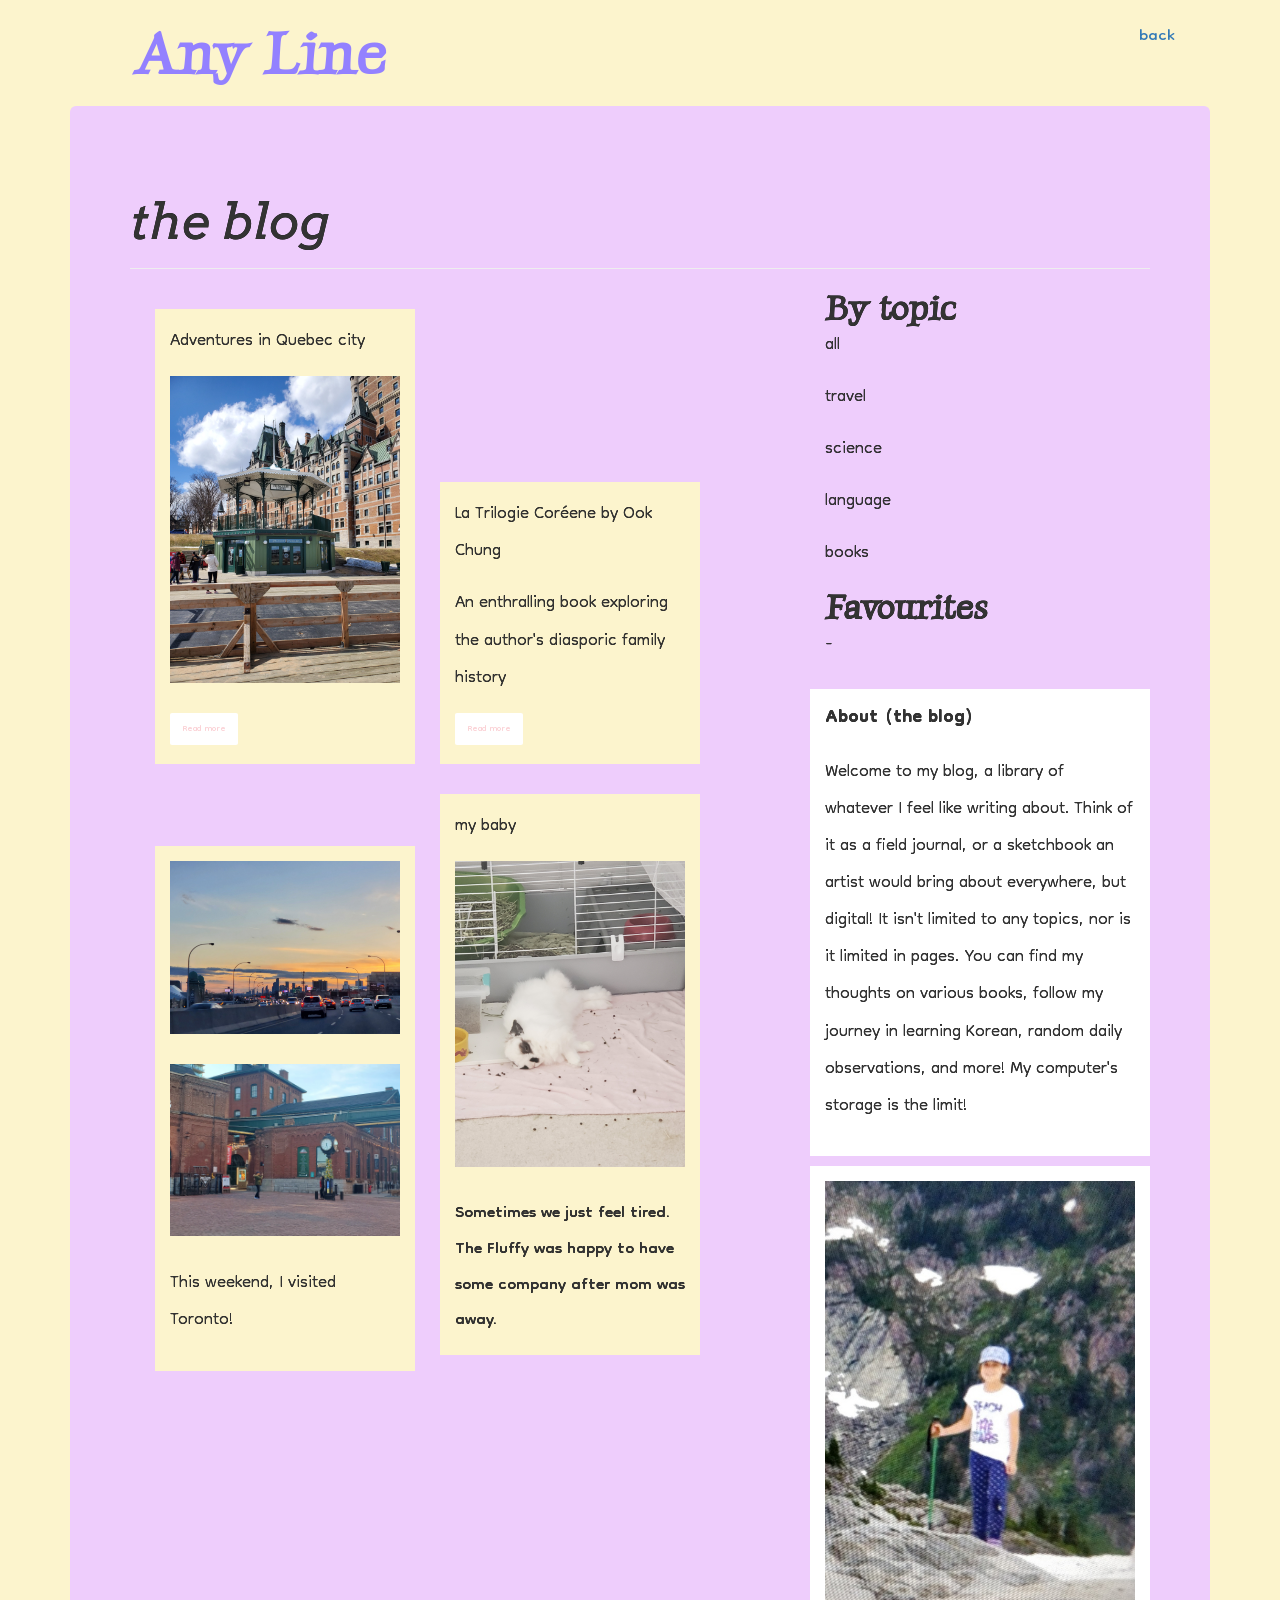
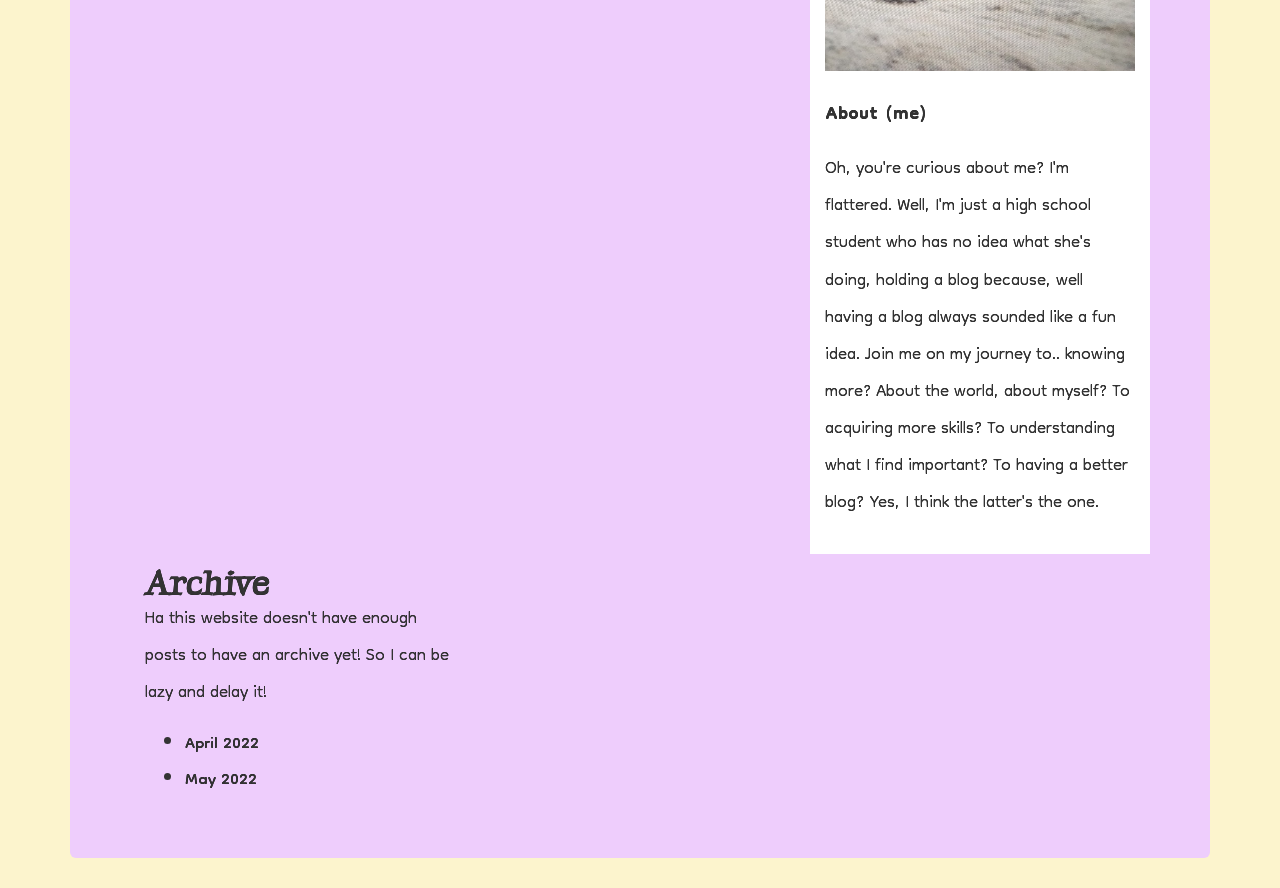
<file: blog.html>
<!DOCTYPE html>
<html lang="en" dir="ltr">
<head>
    <meta charset="utf-8">
    <title>blog</title>
    <style>
    </style>

    <link rel="preconnect" href="https://fonts.googleapis.com">
    <link rel="preconnect" href="https://fonts.gstatic.com" crossorigin>
    <link rel="preconnect" href="https://fonts.googleapis.com">
    <link rel="preconnect" href="https://fonts.gstatic.com" crossorigin>
    <link href="https://fonts.googleapis.com/css2?family=Dongle&family=Luxurious+Roman&display=swap" rel="stylesheet">
    <link href="https://fonts.googleapis.com/css2?family=Send+Flowers&display=swap" rel="stylesheet">
    <link rel="stylesheet" href="https://maxcdn.bootstrapcdn.com/bootstrap/3.4.1/css/bootstrap.min.css">
    <link rel="preconnect" href="https://fonts.googleapis.com">
    <link rel="preconnect" href="https://fonts.gstatic.com" crossorigin>
    <link rel="preconnect" href="https://fonts.googleapis.com">
    <link rel="preconnect" href="https://fonts.gstatic.com" crossorigin>

    <link href="style.css" type="text/css" rel="stylesheet">
    <link rel="preconnect" href="https://fonts.googleapis.com">
    <link rel="preconnect" href="https://fonts.gstatic.com" crossorigin>
    <link href="https://fonts.googleapis.com/css2?family=Arvo&display=swap" rel="stylesheet">

</head>
  <body>
  <header class="container">

      <h1 class="col-sm-4" style="color:#9381FF">Any Line</h1>
      <nav class="col-sm-8 text-right">
        <p> <a href="index.html">back</a></p>

   </nav>
 
  </header>

<div class="container">
  <section class="jumbotron" >
    <div class="page-header" id="font">
    <h1><i>the blog</i></h1>
  </div>
    <div class="container">
        <div class="row">
            <row>
            <div class="col-sm-8">
                <div id="diaries">
                    <div class="post">
                        <p>Adventures in Quebec city</p>
                        <img src="images/quebec2.jpg" />
                        
                   
                        <a class="btn btn-primary" href="quebec.html" role="button">Read more</a>
                    </div>

                    <div class="post">
                        <p>La Trilogie Coréene by Ook Chung</p>


                        <p>An enthralling book exploring the author's diasporic family history</p>
                        <a class="btn btn-primary" href="trilogie.html" role="button">Read more</a>
                    </div>

                    <div class="post">

                        <img src="images/toronto.jpg" />
                        <img src="images/distillery.jpg" />
                        <p>This weekend, I visited Toronto!</p>
                       
                    </div>

                    <div class="post">
                        <p> my baby</p>
                        <img src="images/fluffy1.jpg" />
                        Sometimes we just feel tired. The Fluffy was happy to have some company after mom was away.
                    </div>

                </div>
                </div>
            
                <div class="col-sm-4">

                    <h2>By topic</h2>
                    <p>all</p>

                    <p>travel</p>

                    


                    <p>science</p>

                  


                    <p>language</p>

                    <p>books</p>
                

               
                    <h2>Favourites</h2>
                    <p>- </p>
                   
                </div>

                <div class="col-sm-4" style="background-color:white; border: 15px; padding:15px;margin-top: 10px ">

                    <h3> <b> About (the blog) </b> </h3>
                    <p>
                        Welcome to my blog, a library of whatever I feel like writing about. Think of it as a field journal, or a sketchbook an artist
                        would bring about everywhere, but digital! It isn't limited to any topics, nor is it limited in pages. You can find my thoughts on various books,
                        follow my journey in learning Korean, random daily observations, and more! My computer's storage is the limit!
                    </p>

                </div>
            
            <div class="col-sm-4" style="background-color:white; border: 15px; padding:15px;margin-top: 10px ">
                <img src="images/miniangel.jpg">
                <h3> <b> About (me) </b> </h3>
                <p>
                    Oh, you're curious about me? I'm flattered. Well, I'm just a high school student who has no idea what she's doing, holding a blog because, well having a blog always
                    sounded like a fun idea. Join me on my journey to.. knowing more? About the world, about myself? To acquiring more skills? To understanding what I find important? To having a better blog? Yes, I think the latter's the one.

                </p>
            </div>
            <div class="col-sm-4" style="margin-top: 10px">
                <h2> Archive</h2>
                <p>Ha this website doesn't have enough posts to have an archive yet! So I can be lazy and delay it!</p>
                <ul>
                    <li>April 2022</li>
                    <li>May 2022</li>
                </ul>
            </div>
      
        
</row>
        </div>
      </div>
</section>
</div>
</body>

</html>
</file>
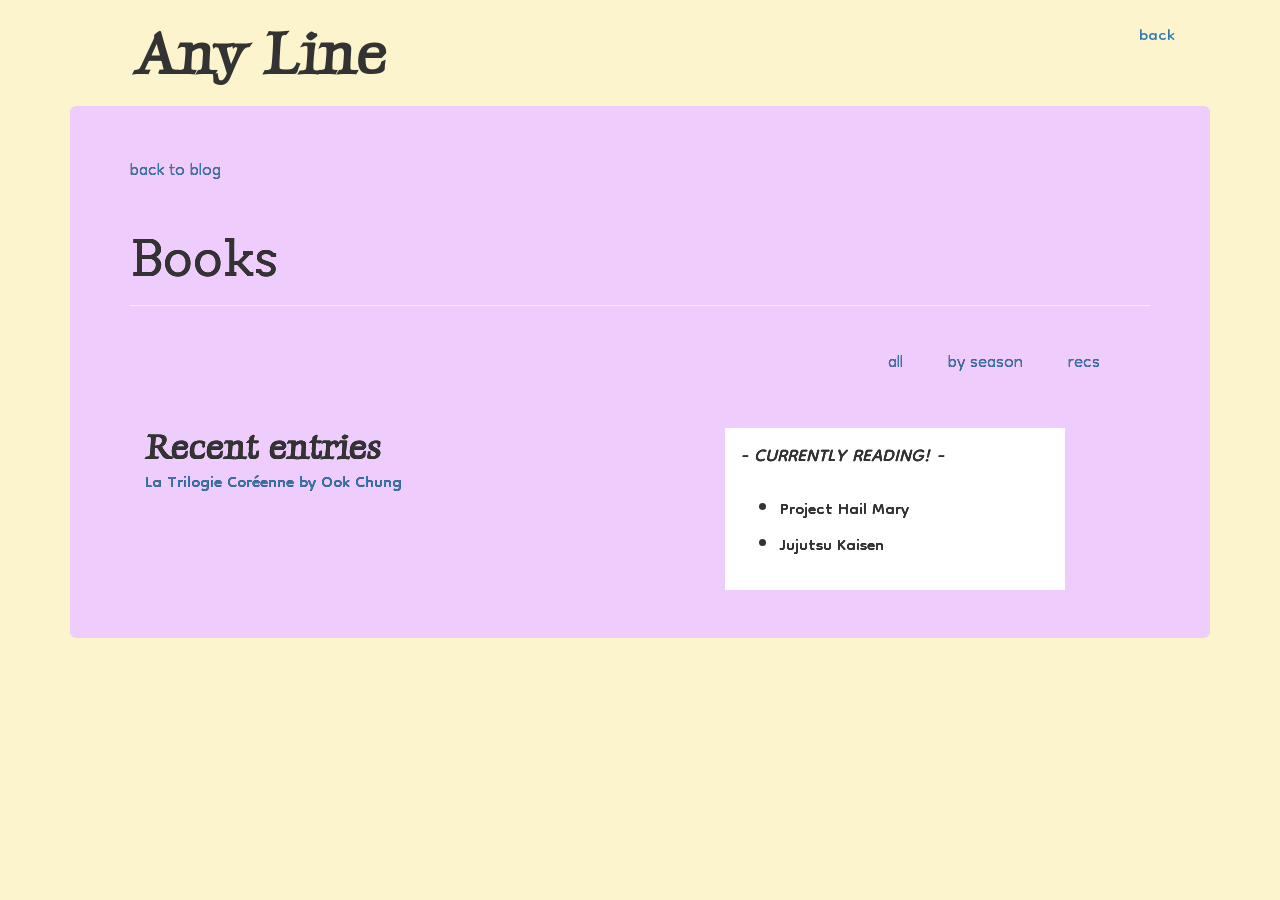
<file: books.html>
<!DOCTYPE html>
<html lang="en" dir="ltr">
  <head>
    <meta charset="utf-8">
    <title>books</title>
    <style>

    </style>

    <link rel="preconnect" href="https://fonts.googleapis.com">
<link rel="preconnect" href="https://fonts.gstatic.com" crossorigin>
<link rel="preconnect" href="https://fonts.googleapis.com">
<link rel="preconnect" href="https://fonts.gstatic.com" crossorigin>
<link href="https://fonts.googleapis.com/css2?family=Dongle&family=Luxurious+Roman&display=swap" rel="stylesheet">
<link rel="stylesheet" href="https://maxcdn.bootstrapcdn.com/bootstrap/3.4.1/css/bootstrap.min.css">
<link rel="preconnect" href="https://fonts.googleapis.com">
<link rel="preconnect" href="https://fonts.gstatic.com" crossorigin>
<link href="https://fonts.googleapis.com/css2?family=Arvo&display=swap" rel="stylesheet">
  <link href="style.css" type="text/css" rel="stylesheet">
  </head>
  <body>
  <header class="container">

      <h1 class="col-sm-4">Any Line</h1>
      <nav class="col-sm-8 text-right">
        <p> <a href="index.html">back</a></p>

   </nav>

  </header>

<div class="container">
  <section class="jumbotron">
      <p><a href="blog.html">back to blog</a></p>
    <div class="page-header">
    <h1>Books</h1>
  </div>
    <div class="container">
      <div class="row">
  <div class="col-sm-12">
    <nav class="col-sm-12 text-align:center">
      <ul>
  <li>  <p><a href="blog.html">all</a></p></li>
      <li>  <p><a href="storycove.html">by season</a></p></li>
      <li>  <p><a href="l'atelier.html">recs</a></p></li>
      

</ul>



</nav>
  </div>
<div class="col-sm-7">

      <h2>Recent entries</h2>
      <a href="trilogie.html">La Trilogie Coréenne by Ook Chung</a>
      </div>

      <div class="container col-sm-4" style="background-color:white; border: 15px; padding:15px; ">
      <h3> <i> - CURRENTLY READING! - </i> </h3>
      <ul>
        <li> Project Hail Mary </li>
        <li> Jujutsu Kaisen </li>
        </ul>
        </div>
      </body>
</file>
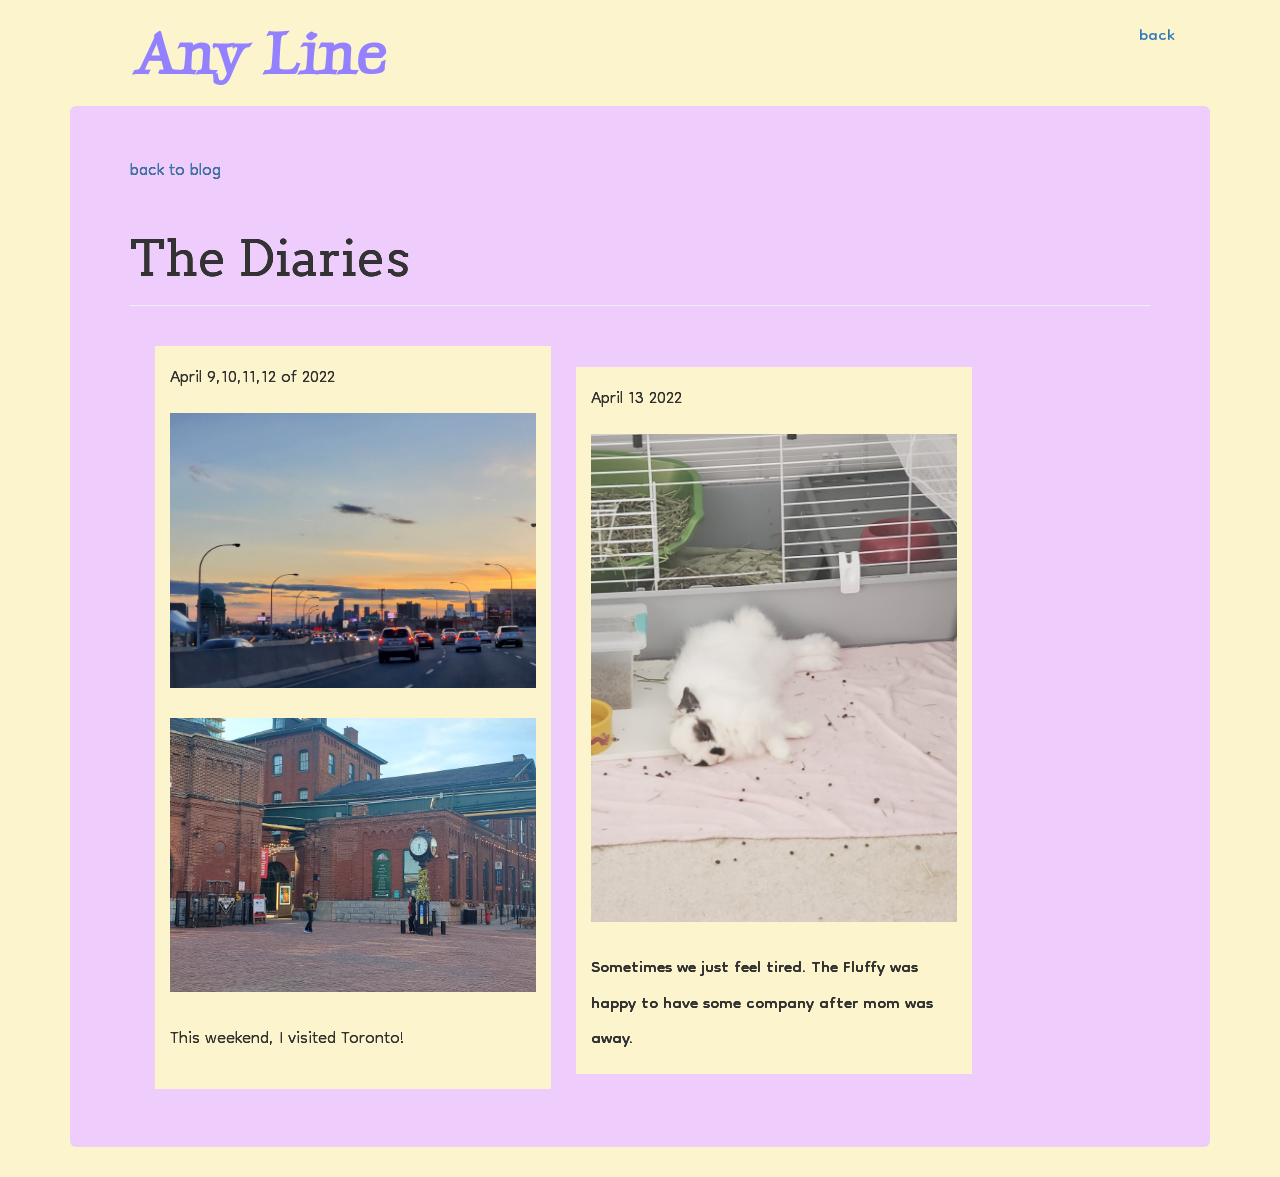
<file: diary.html>
<!DOCTYPE html>
<html lang="en" dir="ltr">
  <head>
    <meta charset="utf-8">
    <title>diary</title>
    <style>
body {background-color: #FFEEDD}
    </style>

    <link rel="preconnect" href="https://fonts.googleapis.com">
<link rel="preconnect" href="https://fonts.gstatic.com" crossorigin>
<link rel="preconnect" href="https://fonts.googleapis.com">
<link rel="preconnect" href="https://fonts.gstatic.com" crossorigin>
<link href="https://fonts.googleapis.com/css2?family=Dongle&family=Luxurious+Roman&display=swap" rel="stylesheet">
<link rel="stylesheet" href="https://maxcdn.bootstrapcdn.com/bootstrap/3.4.1/css/bootstrap.min.css">
<link rel="preconnect" href="https://fonts.googleapis.com">
<link rel="preconnect" href="https://fonts.gstatic.com" crossorigin>
<link rel="preconnect" href="https://fonts.googleapis.com">
<link rel="preconnect" href="https://fonts.gstatic.com" crossorigin>

  <link href="style.css" type="text/css" rel="stylesheet">

<link rel="preconnect" href="https://fonts.googleapis.com">
<link rel="preconnect" href="https://fonts.gstatic.com" crossorigin>
<link href="https://fonts.googleapis.com/css2?family=Arvo&display=swap" rel="stylesheet">

  </head>
  <body>
  <header class="container">

      <h1 class="col-sm-4" style="color:#9381FF">Any Line</h1>
      <nav class="col-sm-8 text-right">
        <p> <a href="index.html">back</a></p>

   </nav>
 </div>
  </header>

<div class="container">
  <section class="jumbotron" >
      <p><a href="blog.html">back to blog</a></p>
    <div class="page-header" id="font">
    <h1>The Diaries</h1>
  </div>
    <div class="container">
      <div class="row">
  <div class="col-sm-12">
      

      <div class="post">
          <p>April 9,10,11,12 of 2022</p>
          <img src="../images/toronto.jpg" />
          <img src="../images/distillery.jpg" />
          <p>This weekend, I visited Toronto!</p>
      </div>
    
      <div class="post">
          <p> April 13 2022</p>
          <img src="../images/fluffy1.jpg" />
          Sometimes we just feel tired. The Fluffy was happy to have some company after mom was away.
      </div>
          
  </div>

    </body>
</file>
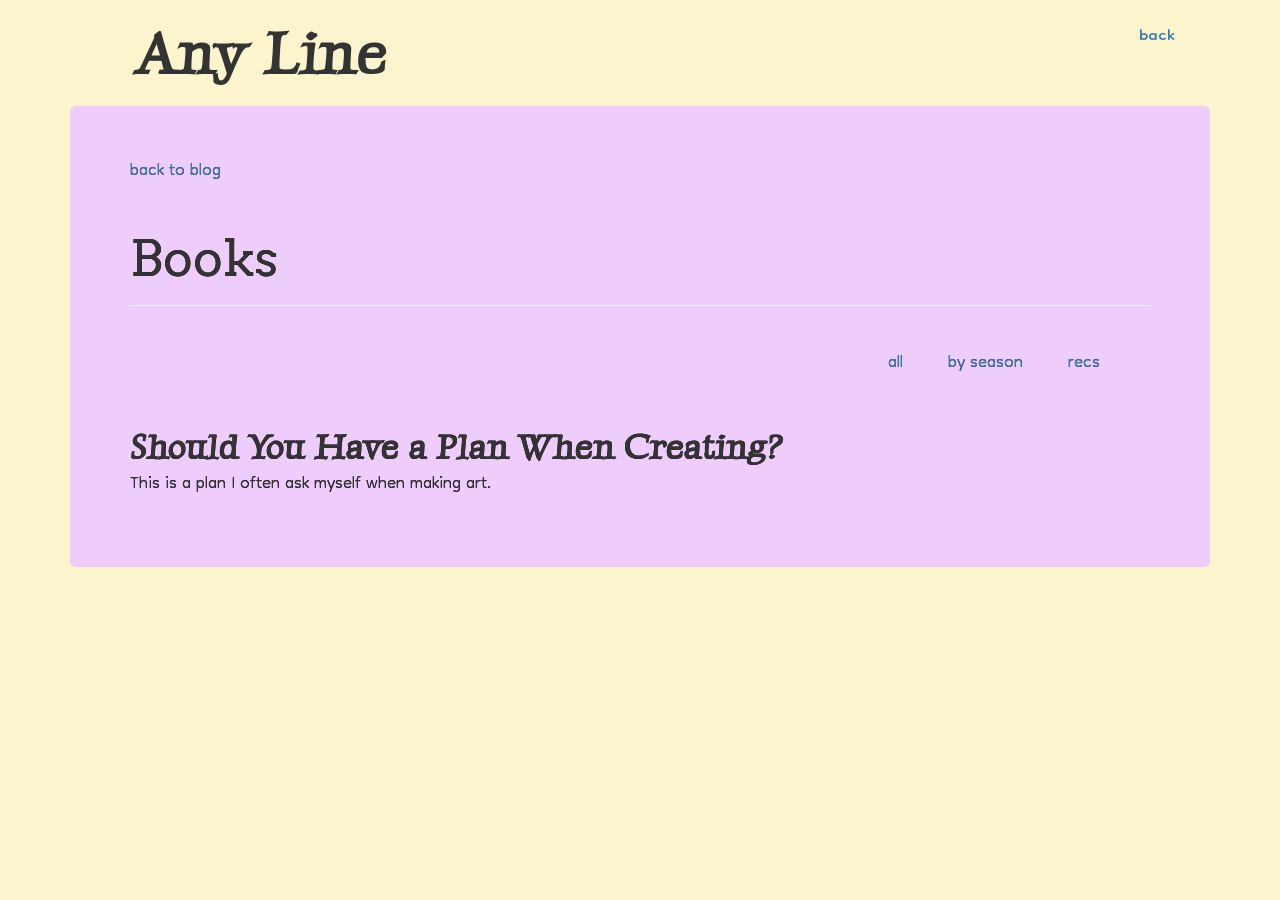
<file: on creating.html>
﻿<!DOCTYPE html>
<html lang="en" dir="ltr">
<head>
    <meta charset="utf-8">
    <title>books</title>
    <style>
    </style>

    <link rel="preconnect" href="https://fonts.googleapis.com">
    <link rel="preconnect" href="https://fonts.gstatic.com" crossorigin>
    <link rel="preconnect" href="https://fonts.googleapis.com">
    <link rel="preconnect" href="https://fonts.gstatic.com" crossorigin>
    <link href="https://fonts.googleapis.com/css2?family=Dongle&family=Luxurious+Roman&display=swap" rel="stylesheet">
    <link rel="stylesheet" href="https://maxcdn.bootstrapcdn.com/bootstrap/3.4.1/css/bootstrap.min.css">
    <link rel="preconnect" href="https://fonts.googleapis.com">
    <link rel="preconnect" href="https://fonts.gstatic.com" crossorigin>
    <link href="https://fonts.googleapis.com/css2?family=Arvo&display=swap" rel="stylesheet">
    <link href="style.css" type="text/css" rel="stylesheet">
</head>
<body>
    <header class="container">

        <h1 class="col-sm-4">Any Line</h1>
        <nav class="col-sm-8 text-right">
            <p> <a href="index.html">back</a></p>

        </nav>

    </header>

    <div class="container">
        <section class="jumbotron">
            <p><a href="blog.html">back to blog</a></p>
            <div class="page-header">
                <h1>Books</h1>
            </div>
            <div class="container">
                <div class="row">
                    <div class="col-sm-12">
                        <nav class="col-sm-12 text-align:center">
                            <ul>
                                <li>  <p><a href="blog.html">all</a></p></li>
                                <li>  <p><a href="storycove.html">by season</a></p></li>
                                <li>  <p><a href="l'atelier.html">recs</a></p></li>


                            </ul>



                        </nav>
                    </div>


                    <h2>Should You Have a Plan When Creating?</h2>
                    <p>
                        This is a plan I often ask myself when making art.

                    </p>
                </div>
            </div>
    </div>
    </section>

</body>
</html>
</file>
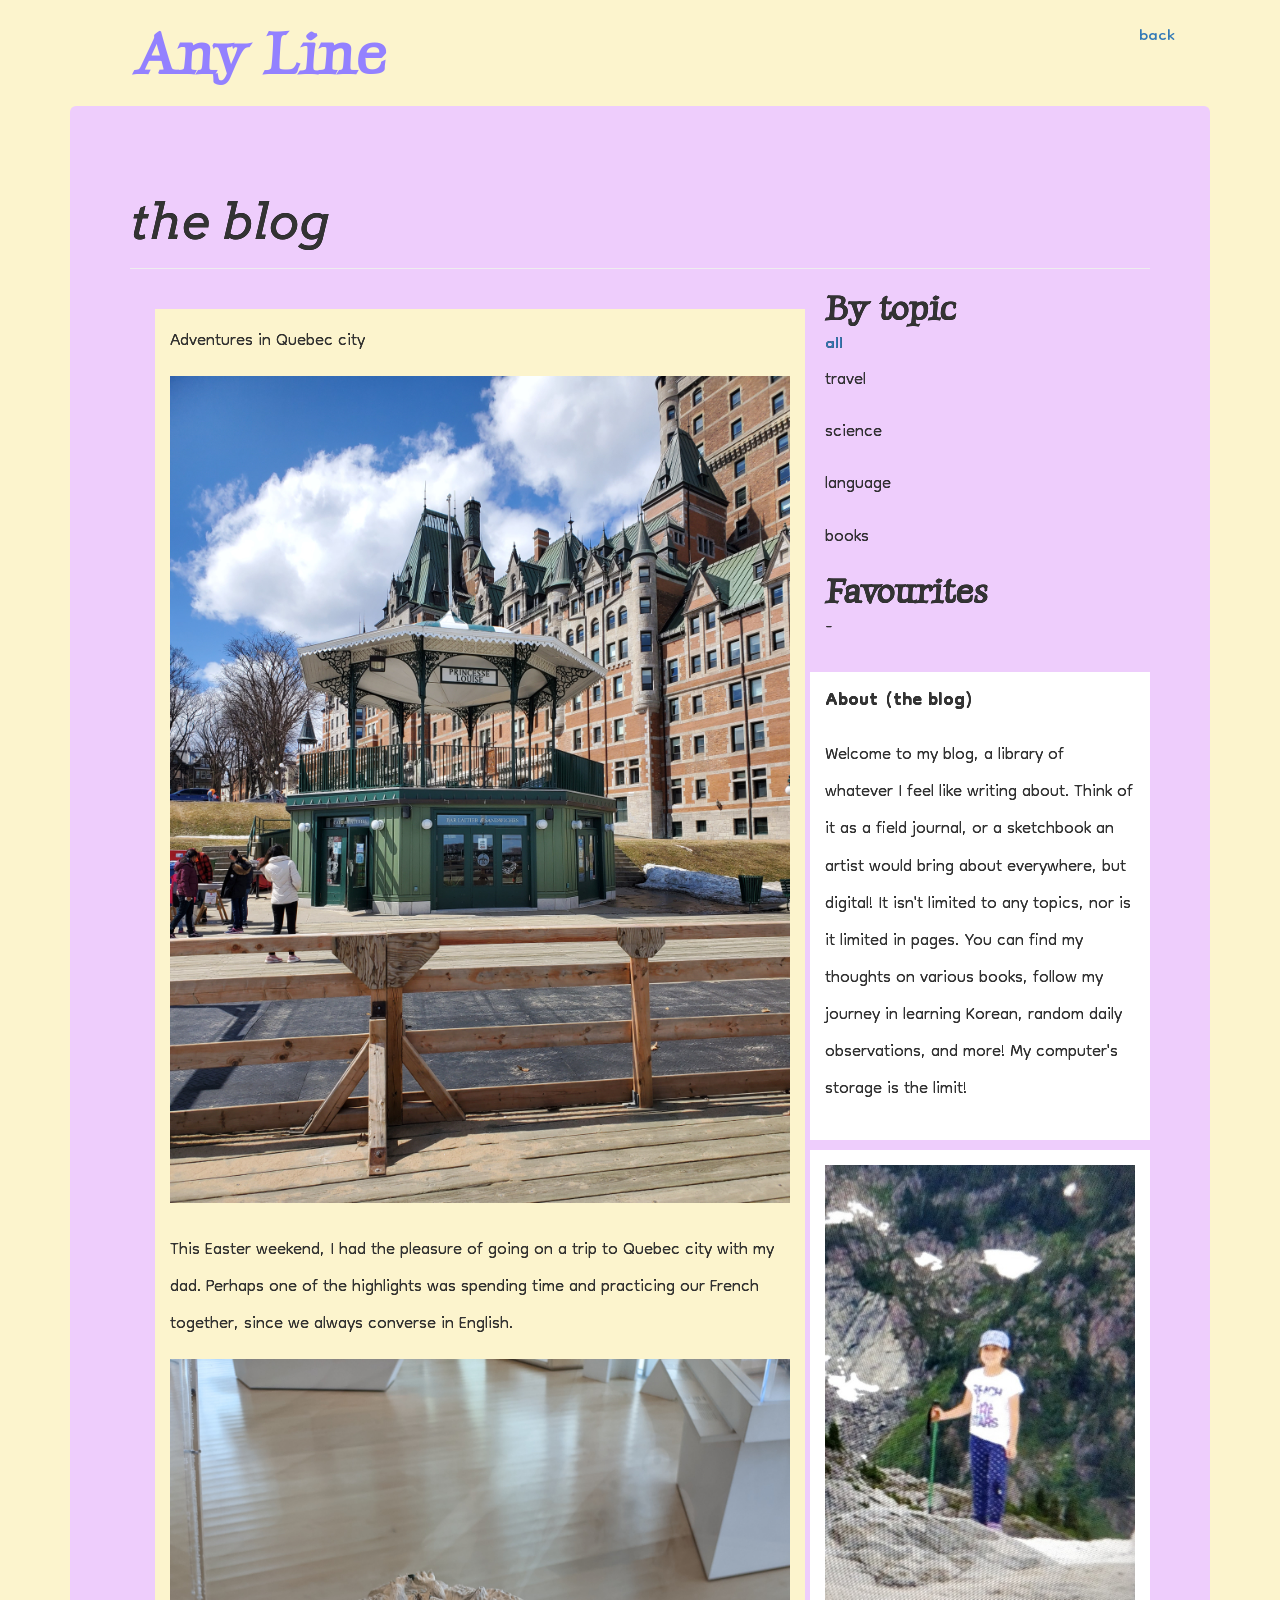
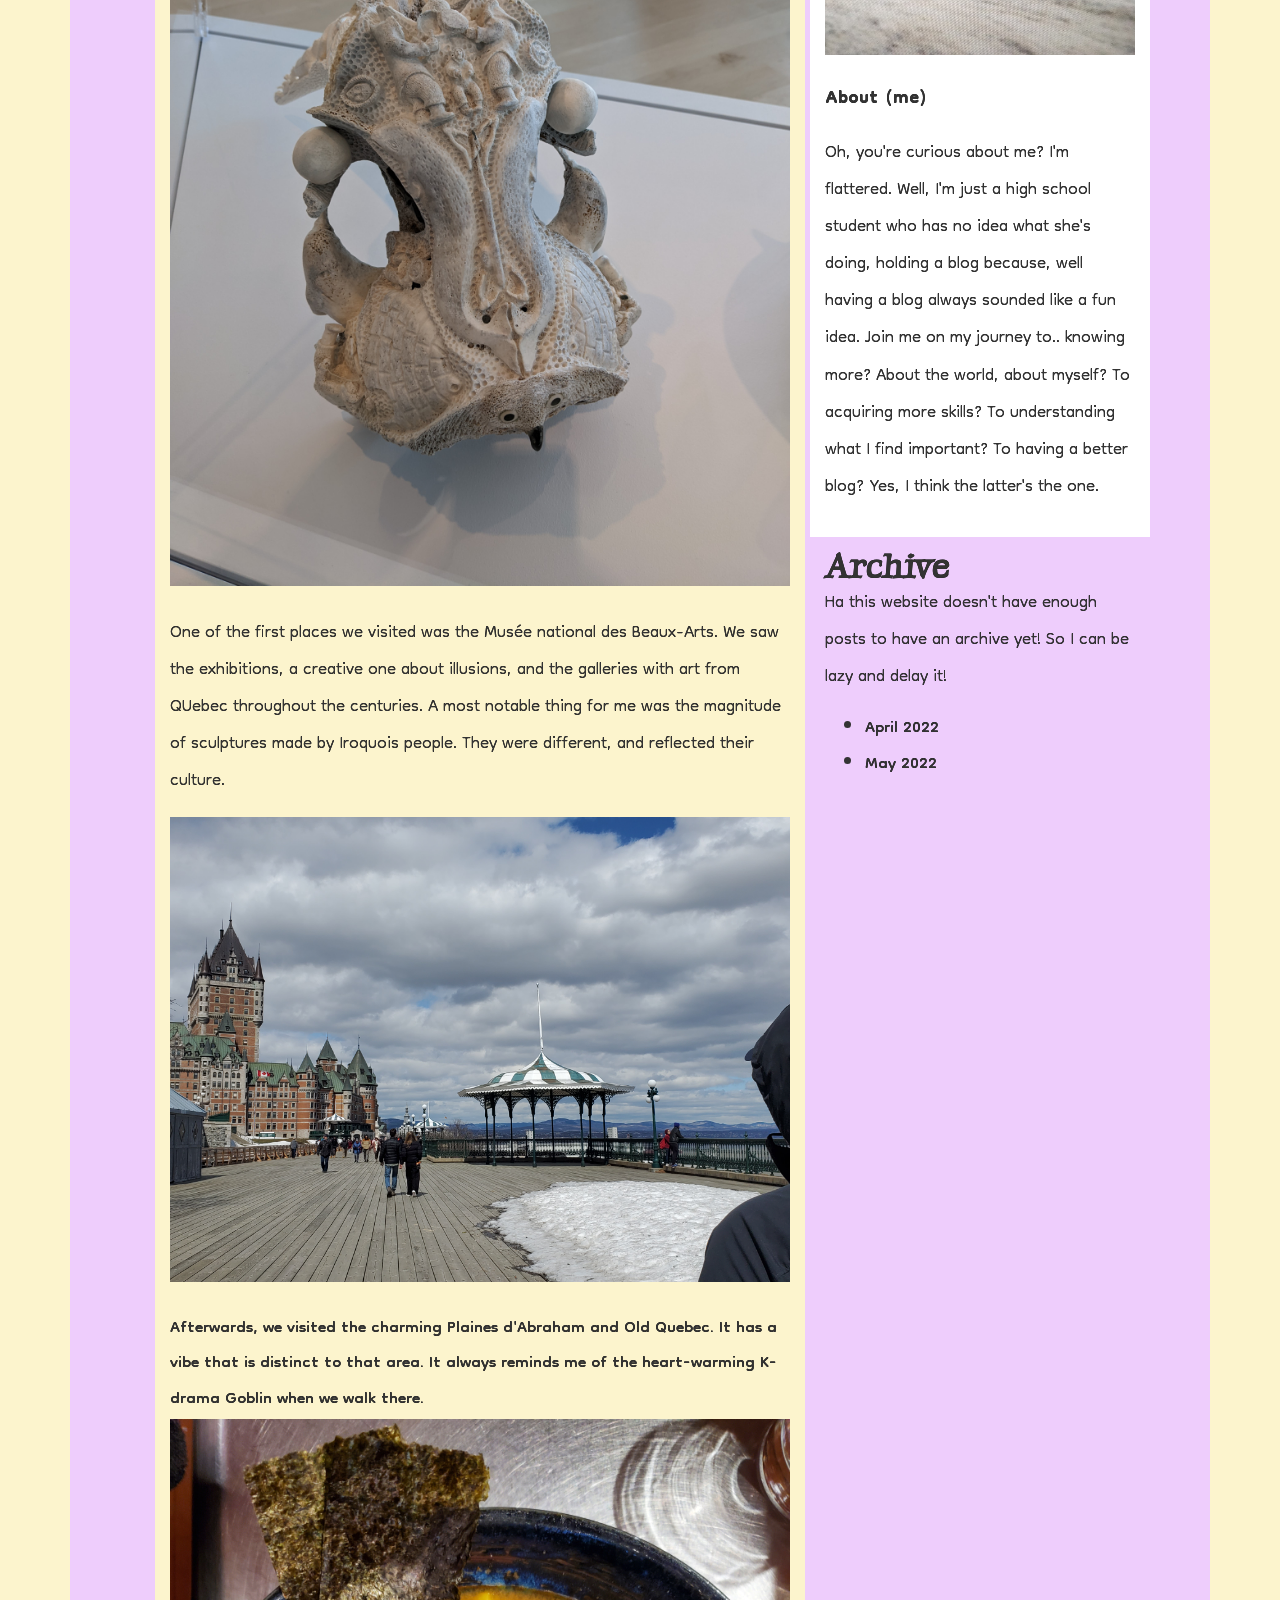
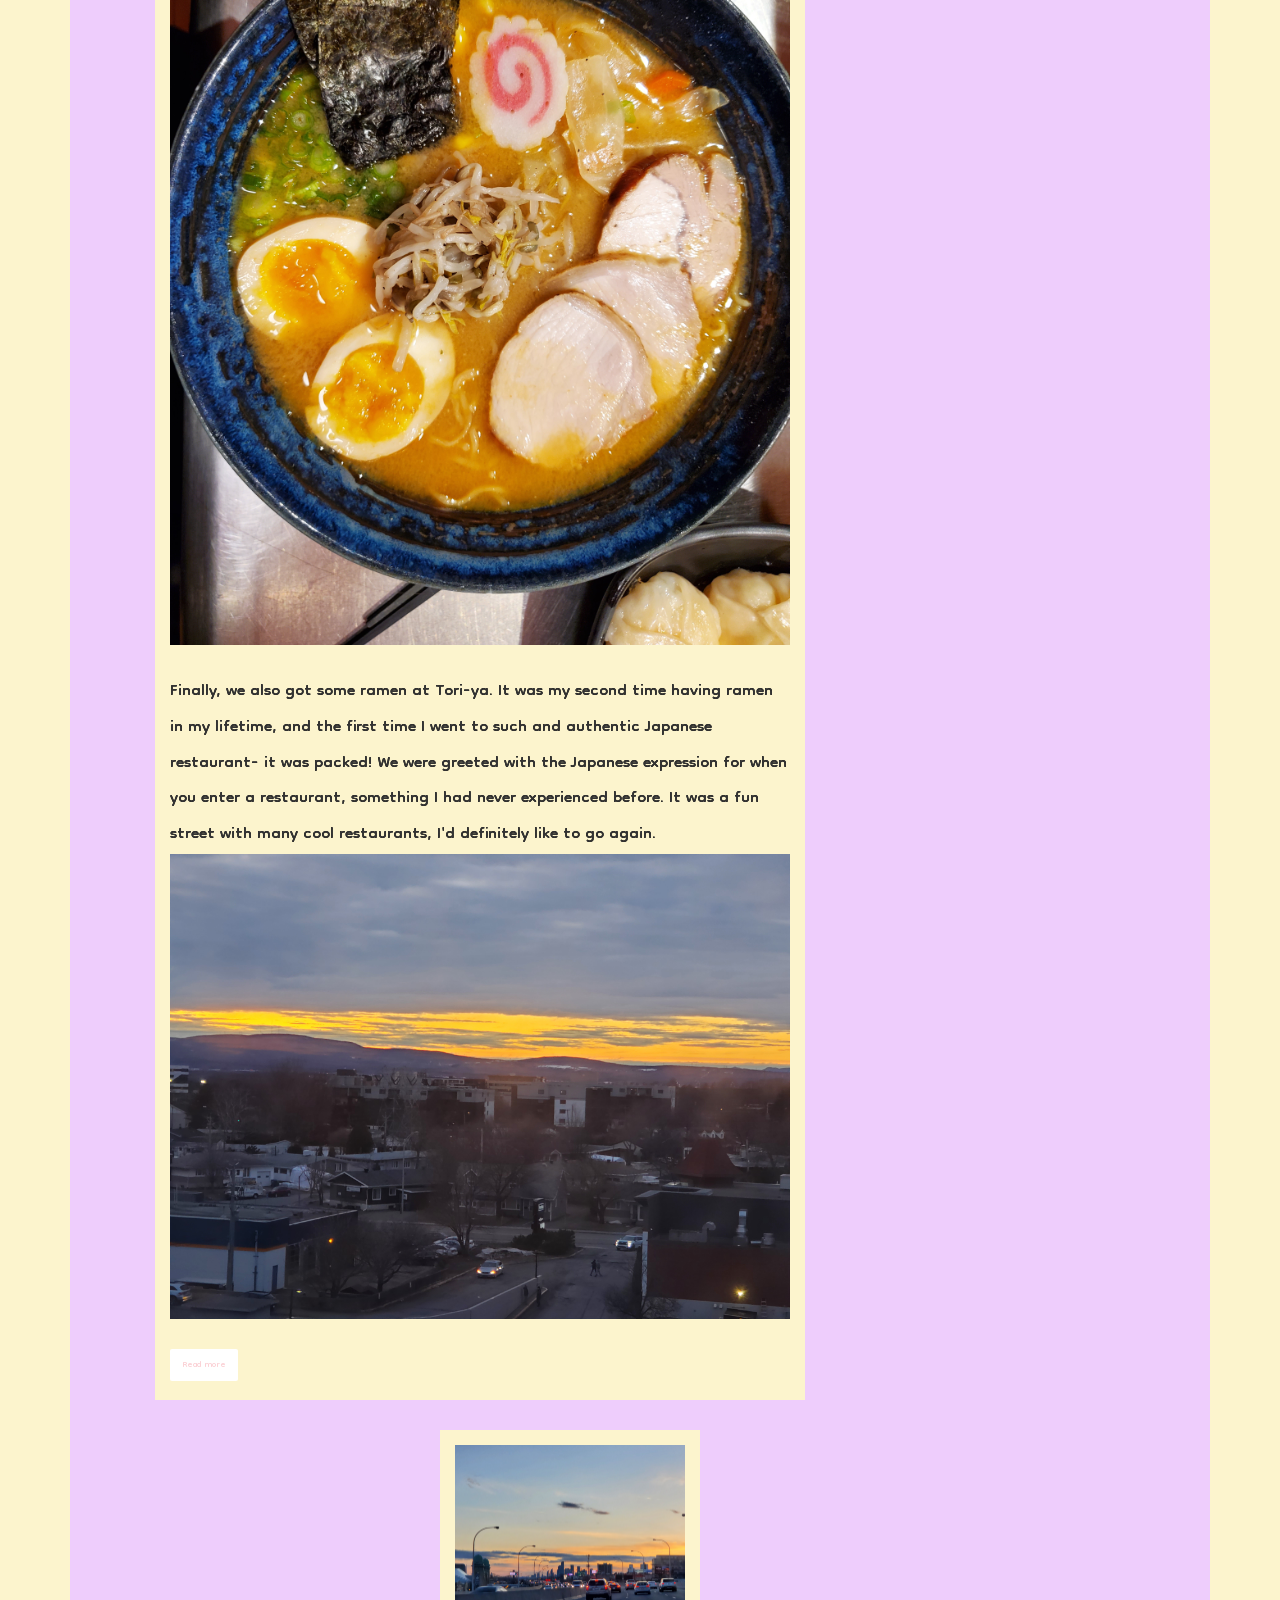
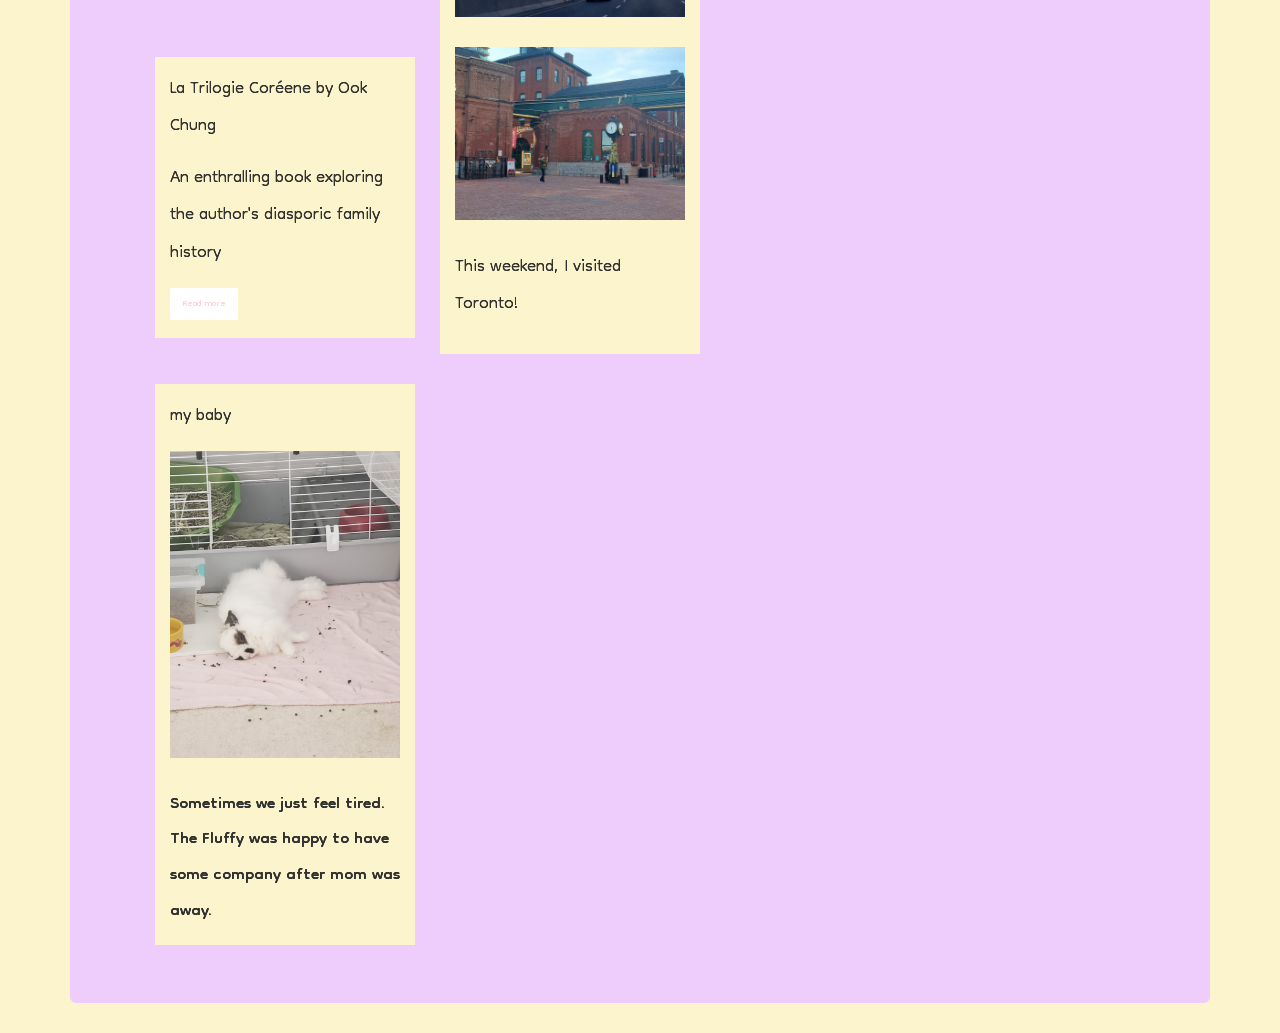
<file: quebec.html>
﻿<!DOCTYPE html>
<html lang="en" dir="ltr">
<head>
    <meta charset="utf-8">
    <title>blog</title>
    <style>
    </style>

    <link rel="preconnect" href="https://fonts.googleapis.com">
    <link rel="preconnect" href="https://fonts.gstatic.com" crossorigin>
    <link rel="preconnect" href="https://fonts.googleapis.com">
    <link rel="preconnect" href="https://fonts.gstatic.com" crossorigin>
    <link href="https://fonts.googleapis.com/css2?family=Dongle&family=Luxurious+Roman&display=swap" rel="stylesheet">
    <link href="https://fonts.googleapis.com/css2?family=Send+Flowers&display=swap" rel="stylesheet">
    <link rel="stylesheet" href="https://maxcdn.bootstrapcdn.com/bootstrap/3.4.1/css/bootstrap.min.css">
    <link rel="preconnect" href="https://fonts.googleapis.com">
    <link rel="preconnect" href="https://fonts.gstatic.com" crossorigin>
    <link rel="preconnect" href="https://fonts.googleapis.com">
    <link rel="preconnect" href="https://fonts.gstatic.com" crossorigin>

    <link href="style.css" type="text/css" rel="stylesheet">
    <link rel="preconnect" href="https://fonts.googleapis.com">
    <link rel="preconnect" href="https://fonts.gstatic.com" crossorigin>
    <link href="https://fonts.googleapis.com/css2?family=Arvo&display=swap" rel="stylesheet">

</head>
<body>
    <header class="container">

        <h1 class="col-sm-4" style="color:#9381FF">Any Line</h1>
        <nav class="col-sm-8 text-right">
            <p> <a href="index.html">back</a></p>

        </nav>

    </header>

    <div class="container">
        <section class="jumbotron">
            <div class="page-header" id="font">
                <h1><i>the blog</i></h1>
            </div>
            <div class="container">
                <div class="row">
                    <row>
                        <div class="col-sm-8">
                            <div id="diaries">
                                <div class="post" style="width:100%">
                                    <p>Adventures in Quebec city</p>
                                    <img src="images/quebec2.jpg" />
                                    <p>This Easter weekend, I had the pleasure of going on a trip to Quebec city with my dad.
                                    Perhaps one of the highlights was spending time and practicing our French together, since we always converse in English.</p>
                                    <img src="images/quebec6.jpg" />
                                    <p>One of the first places we visited was the Musée national des Beaux-Arts. We saw the exhibitions, a creative one about
                                    illusions, and the galleries with art from QUebec throughout the centuries. A most notable thing for me was the magnitude of
                                    sculptures made by Iroquois people. They were different, and reflected their culture. </p>
                                    <img src="images/quebec1.jpg" />
                                    Afterwards, we visited the charming Plaines d'Abraham and Old Quebec. It has a vibe that is distinct to that area. It always
                                    reminds me of the heart-warming K-drama Goblin when we walk there.
                                    <img src="images/quebec3.jpg" />
                                    Finally, we also got some ramen at Tori-ya. It was my second time having ramen in my lifetime, and the first time I went to such
                                    and authentic Japanese restaurant- it was packed! We were greeted with the Japanese expression for when you enter a restaurant, 
                                    something I had never experienced before. It was a fun street with many cool restaurants, I'd definitely like to go again.
                                    <img src="images/quebec4.jpg" />


                                    <a class="btn btn-primary" href="quebec.html" role="button">Read more</a>
                                </div>

                                <div class="post">
                                    <p>La Trilogie Coréene by Ook Chung</p>


                                    <p>An enthralling book exploring the author's diasporic family history</p>
                                    <a class="btn btn-primary" href="trilogie.html" role="button">Read more</a>
                                </div>

                                <div class="post">

                                    <img src="images/toronto.jpg" />
                                    <img src="images/distillery.jpg" />
                                    <p>This weekend, I visited Toronto!</p>
                                   
                                </div>

                                <div class="post">
                                    <p> my baby</p>
                                    <img src="images/fluffy1.jpg" />
                                    Sometimes we just feel tired. The Fluffy was happy to have some company after mom was away.
                                </div>

                            </div>
                        </div>

                        <div class="col-sm-4">

                            <h2>By topic</h2>
                            <a href="blog.html">all</a>

                            <p>travel</p>




                            <p>science</p>




                            <p>language</p>

                            <p>books</p>



                            <h2>Favourites</h2>
                            <p>- </p>

                        </div>

                        <div class="col-sm-4" style="background-color:white; border: 15px; padding:15px;margin-top: 10px ">

                            <h3> <b> About (the blog) </b> </h3>
                            <p>
                                Welcome to my blog, a library of whatever I feel like writing about. Think of it as a field journal, or a sketchbook an artist
                                would bring about everywhere, but digital! It isn't limited to any topics, nor is it limited in pages. You can find my thoughts on various books,
                                follow my journey in learning Korean, random daily observations, and more! My computer's storage is the limit!
                            </p>

                        </div>

                        <div class="col-sm-4" style="background-color:white; border: 15px; padding:15px;margin-top: 10px ">
                            <img src="images/miniangel.jpg">
                            <h3> <b> About (me) </b> </h3>
                            <p>
                                Oh, you're curious about me? I'm flattered. Well, I'm just a high school student who has no idea what she's doing, holding a blog because, well having a blog always
                                sounded like a fun idea. Join me on my journey to.. knowing more? About the world, about myself? To acquiring more skills? To understanding what I find important? To having a better blog? Yes, I think the latter's the one.

                            </p>
                        </div>
                        <div class="col-sm-4" style="margin-top: 10px">
                            <h2> Archive</h2>
                            <p>Ha this website doesn't have enough posts to have an archive yet! So I can be lazy and delay it!</p>
                            <ul>
                                <li>April 2022</li>
                                <li>May 2022</li>
                            </ul>
                        </div>


                    </row>
                </div>
            </div>
        </section>
    </div>
</body>

</html>
</file>
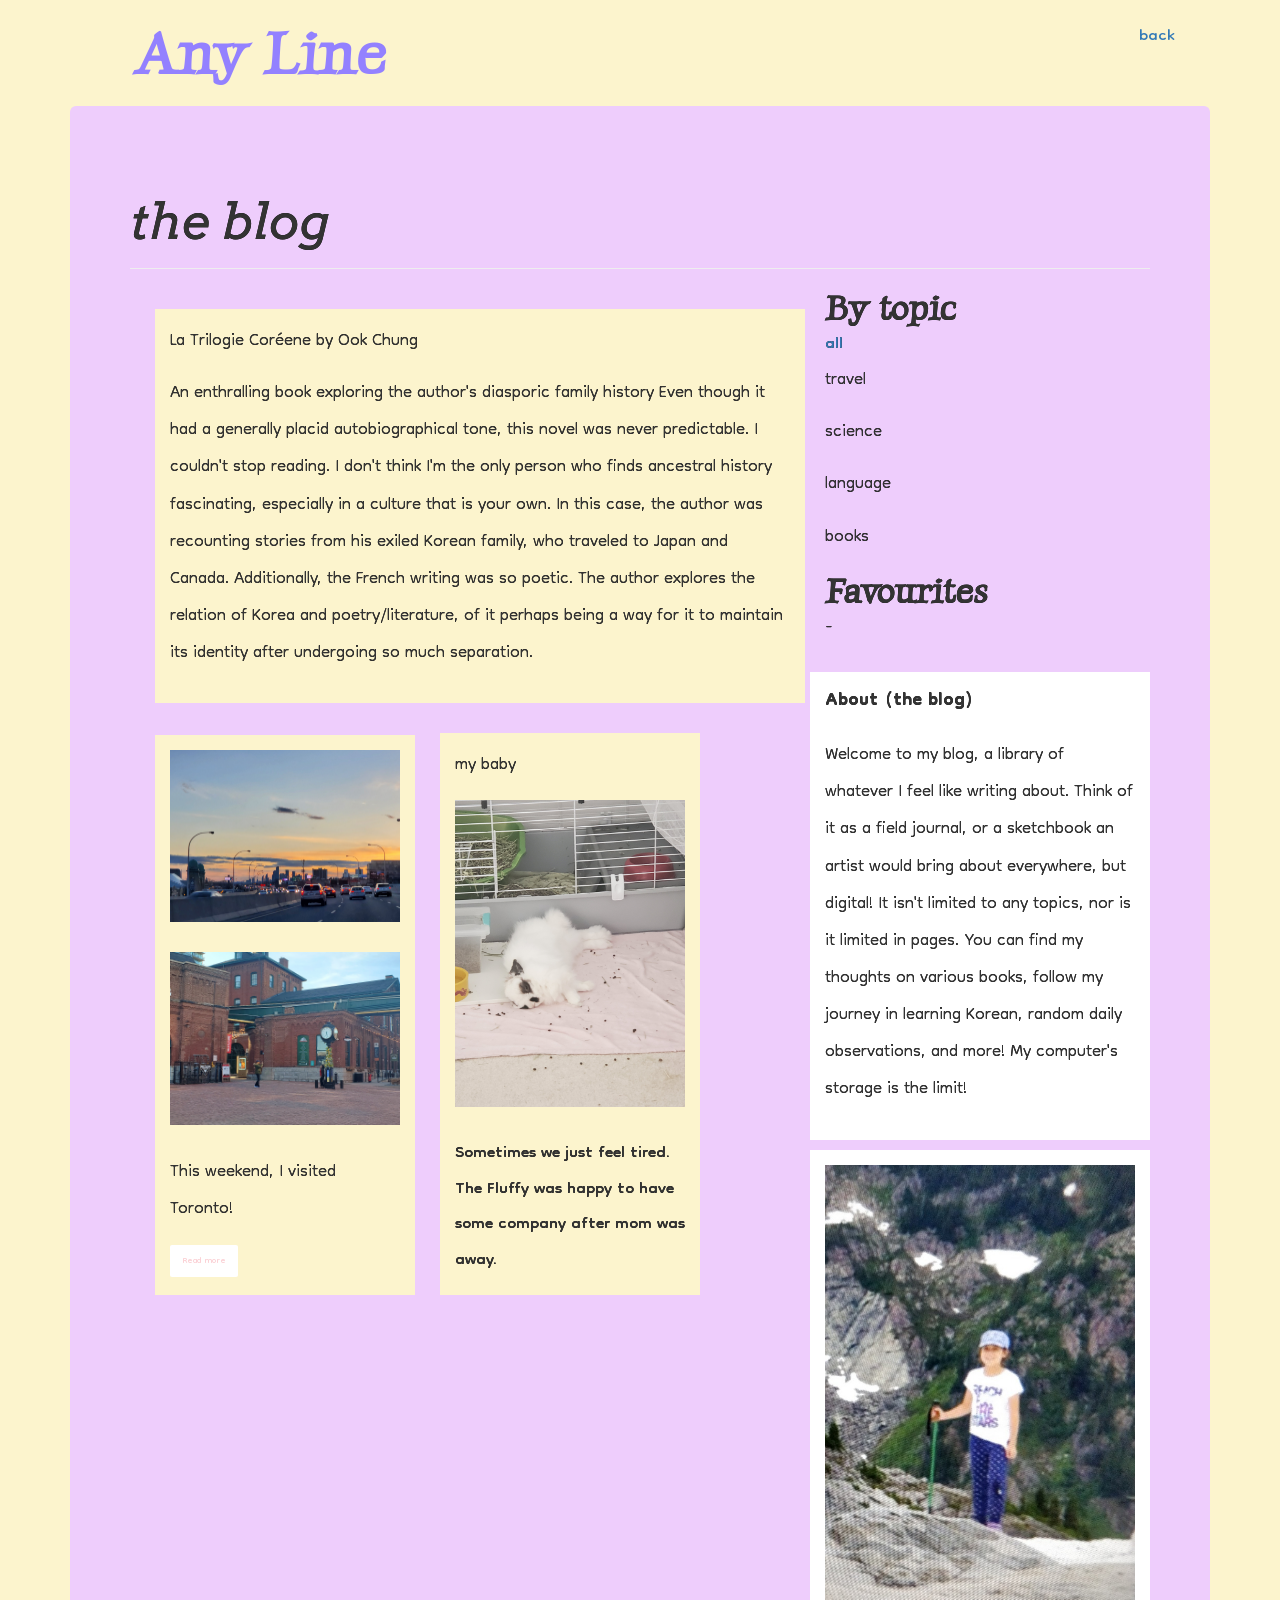
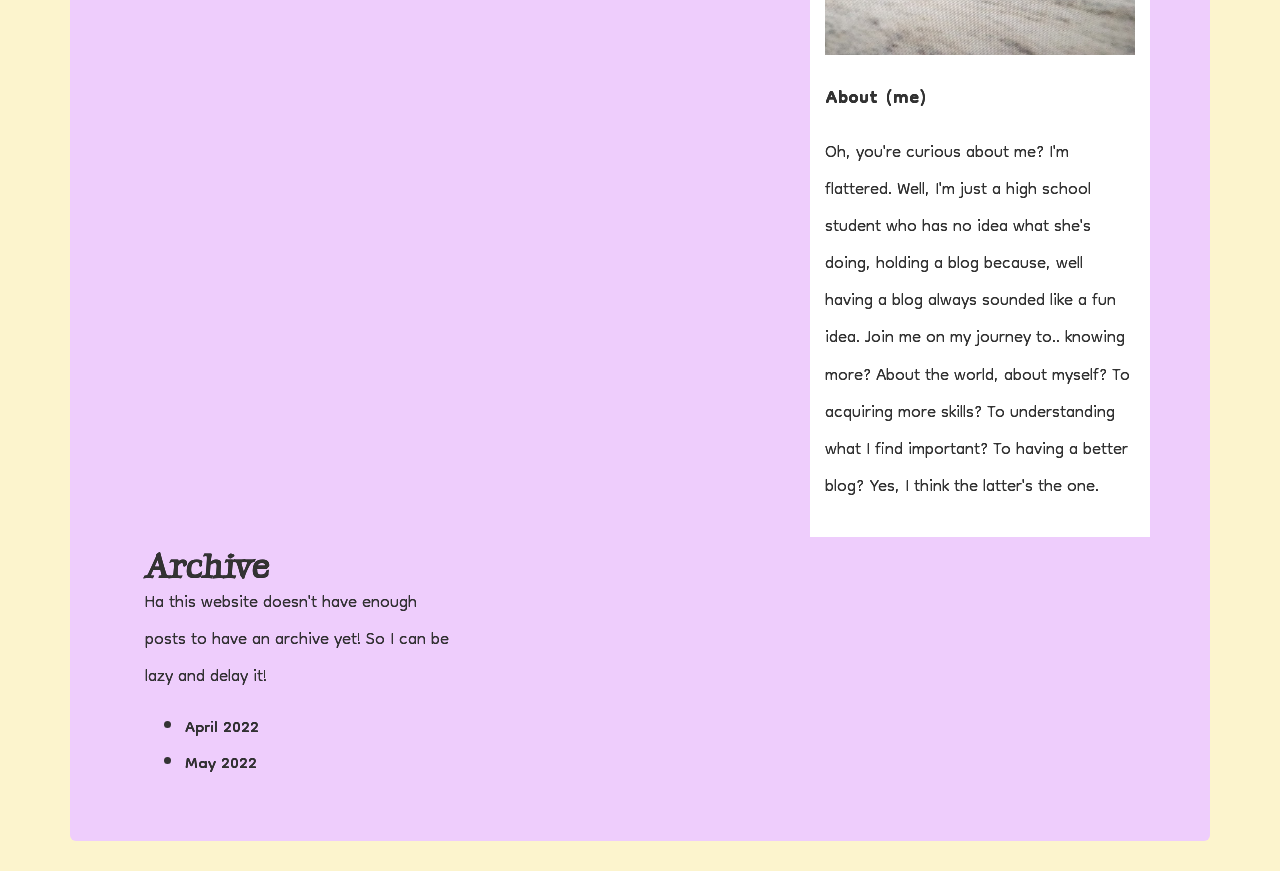
<file: trilogie.html>
﻿<!DOCTYPE html>
<html lang="en" dir="ltr">
<head>
    <meta charset="utf-8">
    <title>blog</title>
    <style>
    </style>

    <link rel="preconnect" href="https://fonts.googleapis.com">
    <link rel="preconnect" href="https://fonts.gstatic.com" crossorigin>
    <link rel="preconnect" href="https://fonts.googleapis.com">
    <link rel="preconnect" href="https://fonts.gstatic.com" crossorigin>
    <link href="https://fonts.googleapis.com/css2?family=Dongle&family=Luxurious+Roman&display=swap" rel="stylesheet">
    <link href="https://fonts.googleapis.com/css2?family=Send+Flowers&display=swap" rel="stylesheet">
    <link rel="stylesheet" href="https://maxcdn.bootstrapcdn.com/bootstrap/3.4.1/css/bootstrap.min.css">
    <link rel="preconnect" href="https://fonts.googleapis.com">
    <link rel="preconnect" href="https://fonts.gstatic.com" crossorigin>
    <link rel="preconnect" href="https://fonts.googleapis.com">
    <link rel="preconnect" href="https://fonts.gstatic.com" crossorigin>

    <link href="style.css" type="text/css" rel="stylesheet">
    <link rel="preconnect" href="https://fonts.googleapis.com">
    <link rel="preconnect" href="https://fonts.gstatic.com" crossorigin>
    <link href="https://fonts.googleapis.com/css2?family=Arvo&display=swap" rel="stylesheet">

</head>
<body>
    <header class="container">

        <h1 class="col-sm-4" style="color:#9381FF">Any Line</h1>
        <nav class="col-sm-8 text-right">
            <p> <a href="index.html">back</a></p>

        </nav>

    </header>

    <div class="container">
        <section class="jumbotron">
            <div class="page-header" id="font">
                <h1><i>the blog</i></h1>
            </div>
            <div class="container">
                <div class="row">
                    <row>
                        <div class="col-sm-8">
                            <div id="diaries">


                                <div class="post" style="width:100%">
                                    <p>La Trilogie Coréene by Ook Chung</p>


                                    <p>
                                        An enthralling book exploring the author's diasporic family history
                                        Even though it had a generally placid autobiographical tone, this novel was never predictable. I couldn't stop reading.
                                        I don't think I'm the only person who finds ancestral history fascinating, especially in a culture that is your own. In this case, the author
                                        was recounting stories from his exiled Korean family, who traveled to Japan and Canada. Additionally, the French writing was so poetic. The author
                                        explores the relation of Korea and poetry/literature, of it perhaps being a way for it to maintain its identity after undergoing so much separation.
                                    </p>
                                    
                                </div>

                                <div class="post">

                                    <img src="images/toronto.jpg" />
                                    <img src="images/distillery.jpg" />
                                    <p>This weekend, I visited Toronto!</p>
                                    <a class="btn btn-primary" href="b1.html" role="button">Read more</a>
                                </div>

                                <div class="post">
                                    <p> my baby</p>
                                    <img src="images/fluffy1.jpg" />
                                    Sometimes we just feel tired. The Fluffy was happy to have some company after mom was away.
                                </div>

                            </div>
                        </div>

                        <div class="col-sm-4">

                            <h2>By topic</h2>

                        <a href="blog.html">all</a>

                            <p>travel</p>




                            <p>science</p>




                            <p>language</p>

                            <p>books</p>



                            <h2>Favourites</h2>
                            <p>- </p>

                        </div>

                        <div class="col-sm-4" style="background-color:white; border: 15px; padding:15px;margin-top: 10px ">

                            <h3> <b> About (the blog) </b> </h3>
                            <p>
                                Welcome to my blog, a library of whatever I feel like writing about. Think of it as a field journal, or a sketchbook an artist
                                would bring about everywhere, but digital! It isn't limited to any topics, nor is it limited in pages. You can find my thoughts on various books,
                                follow my journey in learning Korean, random daily observations, and more! My computer's storage is the limit!
                            </p>

                        </div>

                        <div class="col-sm-4" style="background-color:white; border: 15px; padding:15px;margin-top: 10px ">
                            <img src="images/miniangel.jpg">
                            <h3> <b> About (me) </b> </h3>
                            <p>
                                Oh, you're curious about me? I'm flattered. Well, I'm just a high school student who has no idea what she's doing, holding a blog because, well having a blog always
                                sounded like a fun idea. Join me on my journey to.. knowing more? About the world, about myself? To acquiring more skills? To understanding what I find important? To having a better blog? Yes, I think the latter's the one.

                            </p>
                        </div>
                        <div class="col-sm-4" style="margin-top: 10px">
                            <h2> Archive</h2>
                            <p>Ha this website doesn't have enough posts to have an archive yet! So I can be lazy and delay it!</p>
                            <ul>
                                <li>April 2022</li>
                                <li>May 2022</li>
                            </ul>
                        </div>


                    </row>
                </div>
            </div>
        </section>
    </div>
</body>

</html>
</file>
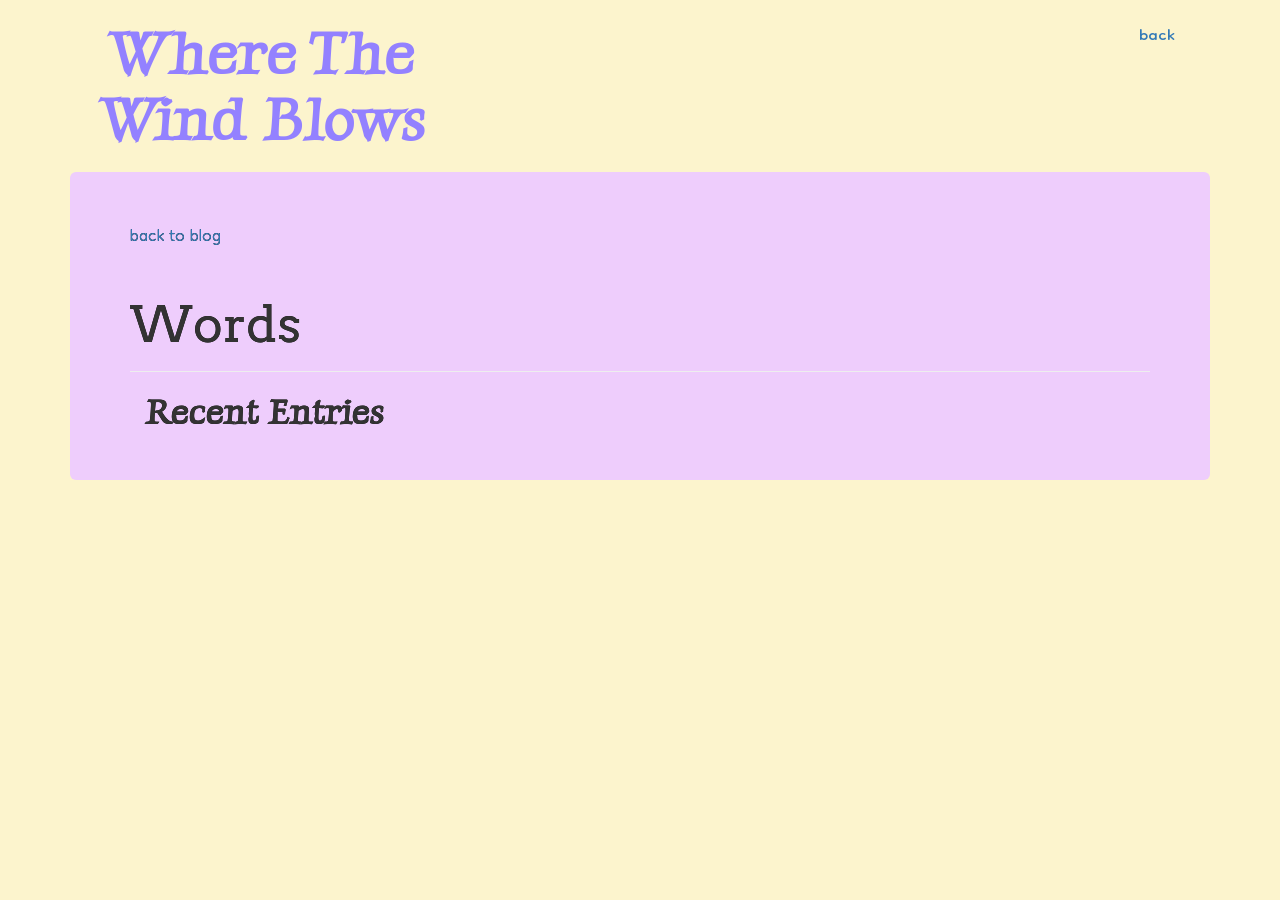
<file: words.html>
<!DOCTYPE html>
<html lang="en" dir="ltr">
  <head>
    <meta charset="utf-8">
    <title>blog</title>
    <style>

    </style>

    <link rel="preconnect" href="https://fonts.googleapis.com">
<link rel="preconnect" href="https://fonts.gstatic.com" crossorigin>
<link rel="preconnect" href="https://fonts.googleapis.com">
<link rel="preconnect" href="https://fonts.gstatic.com" crossorigin>
<link href="https://fonts.googleapis.com/css2?family=Dongle&family=Luxurious+Roman&display=swap" rel="stylesheet">
<link rel="stylesheet" href="https://maxcdn.bootstrapcdn.com/bootstrap/3.4.1/css/bootstrap.min.css">
<link rel="preconnect" href="https://fonts.googleapis.com">
<link rel="preconnect" href="https://fonts.gstatic.com" crossorigin>
<link href="https://fonts.googleapis.com/css2?family=Arvo&display=swap" rel="stylesheet">
  <link href="style.css" type="text/css" rel="stylesheet">
  </head>
  <body>
  <header class="container">

      <h1 class="col-sm-4" style="color:#9381FF">Where The Wind Blows</h1>
      <nav class="col-sm-8 text-right">
        <p> <a href="index.html">back</a></p>

   </nav>
 </div>
  </header>

<div class="container">
  <section class="jumbotron" id="special">
      <p><a href="blog.html">back to blog</a></p>
    <div class="page-header">
    <h1  >Words</h1>
  </div>
    <div class="container">
      <div class="row">
  <div class="col-sm-12">

  </div>
<div class="col-sm-8">
  


      <h2>Recent Entries</h2>
    </div>
    </section>
    </body>
</file>
<file: style.css>
body {
    background-color:  #fcf4cd;
}


.text {border: 1px solid #000;

  padding: 26px;
  margin: 20px;
      font-family: 'Dongle', sans-serif;
    text-align:left;
       font-size: 30px;}

       .blogtext {border: 1px solid #000;

         padding: 26px;
         margin: 20px;
             font-family: 'Dongle', sans-serif;
           text-align:left;
              }
.images {position:relative;
  left:20px;
  top: 20px
        ;

}

.nav { font-family:'Dongle', sans-serif;
        font-size: 28px;}
nav ul {display: inline;
text-align: center;}

nav li {display: inline-block;
  text-align: center;

  margin:auto;
  padding:20px;
}

.post {
    background-color:#fcf4cd;
    border: 15px;
    padding: 15px;
    margin: 10px;
    width: 40%;
    display:inline-block



}


.post2 {
    background-color: white;
    border: 15px;
    padding: 15px;
    width: 40%;
    float: right;
    margin-top: -50px

}

header {
  padding: 20px 0;


}

header .row,
footer .row,
{
  display: flex;
  align-items: center;
}

    header h1 {
        font-weight: 700;
        margin: 0;
        font-family: 'Luxurious roman', cursive;
        text-align: center;
        font-size: 60px
    }

header nav {
  display: flex;
  justify-content: flex-end;
}
section nav {
  display: flex;
  justify-content: flex-end;
}


header p {
  padding: 0 20px;
  margin: 0;
  font-family: 'Dongle', sans-serif;
  font-size: 25px;
}

.jumbotron {
    text-shadow: 0.25px 0.25px 0.25px #000000;
    background-color: #EECDFC
}



}
#font {
  font-family: 'Smooch Sans', sans-serif;

}
.jumbotron h1 {font-size:50px;
  font-family: 'arvo', cursive;
}
.jumbotron h2 {
  font-size: 35px;
  font-weight: 700;
  margin: 0;

  font-family: 'Dongle', sans-serif;
  font-family: 'Luxurious Roman', cursive;
}

.jumbotron p { font-family:
  'Dongle', sans-serif;
  font-size:26px;

}

.jumbotron h3 {
  margin: 0 0 20px;

  font-family:'Dongle', sans-serif;
          font-size: 28px;
}

section .row img {
  margin: 0 0 30px;
  width: 100%;
  ;
}

section {
  padding: 0 20px;
  margin: 0;
  font-family: 'Dongle', sans-serif;
  font-size: 25px;

}



.col-md-6 {
  margin: 0 0 30px;
}

.btn.btn-primary {
  border-radius: 2px;
  border: 0px;
  color: #fbd1d5;
  text-shadow: none;
  background-color: #ffffff;
}

.btn.btn-primary:hover {
  color: #ffffff;
  background-color: #fbd1d5;
}

.btn-secondary {
  background-color: #E8DFE0;
  color: #ffffff;
  margin: 0 0 30px;
}

.gallery {
  margin-top: 20px;

  ;

}
.post {
  margin-top: 20px;

  ;

}

.gallery-item {
    margin: 20px;
    background-color: white;
    border: 15px;
    padding: 10px;
    margin: 10px;
    width: 40%;
    display: inline-block
}

.gallery-item .thumbnail {
  border: 5px solid #fff;


}
.gallery-item .thumb {
  border: 5px solid #fff;
  width:400px;
  height: 700px

}
}


}
}
body h1 {color: #E87EA1}
</file>
